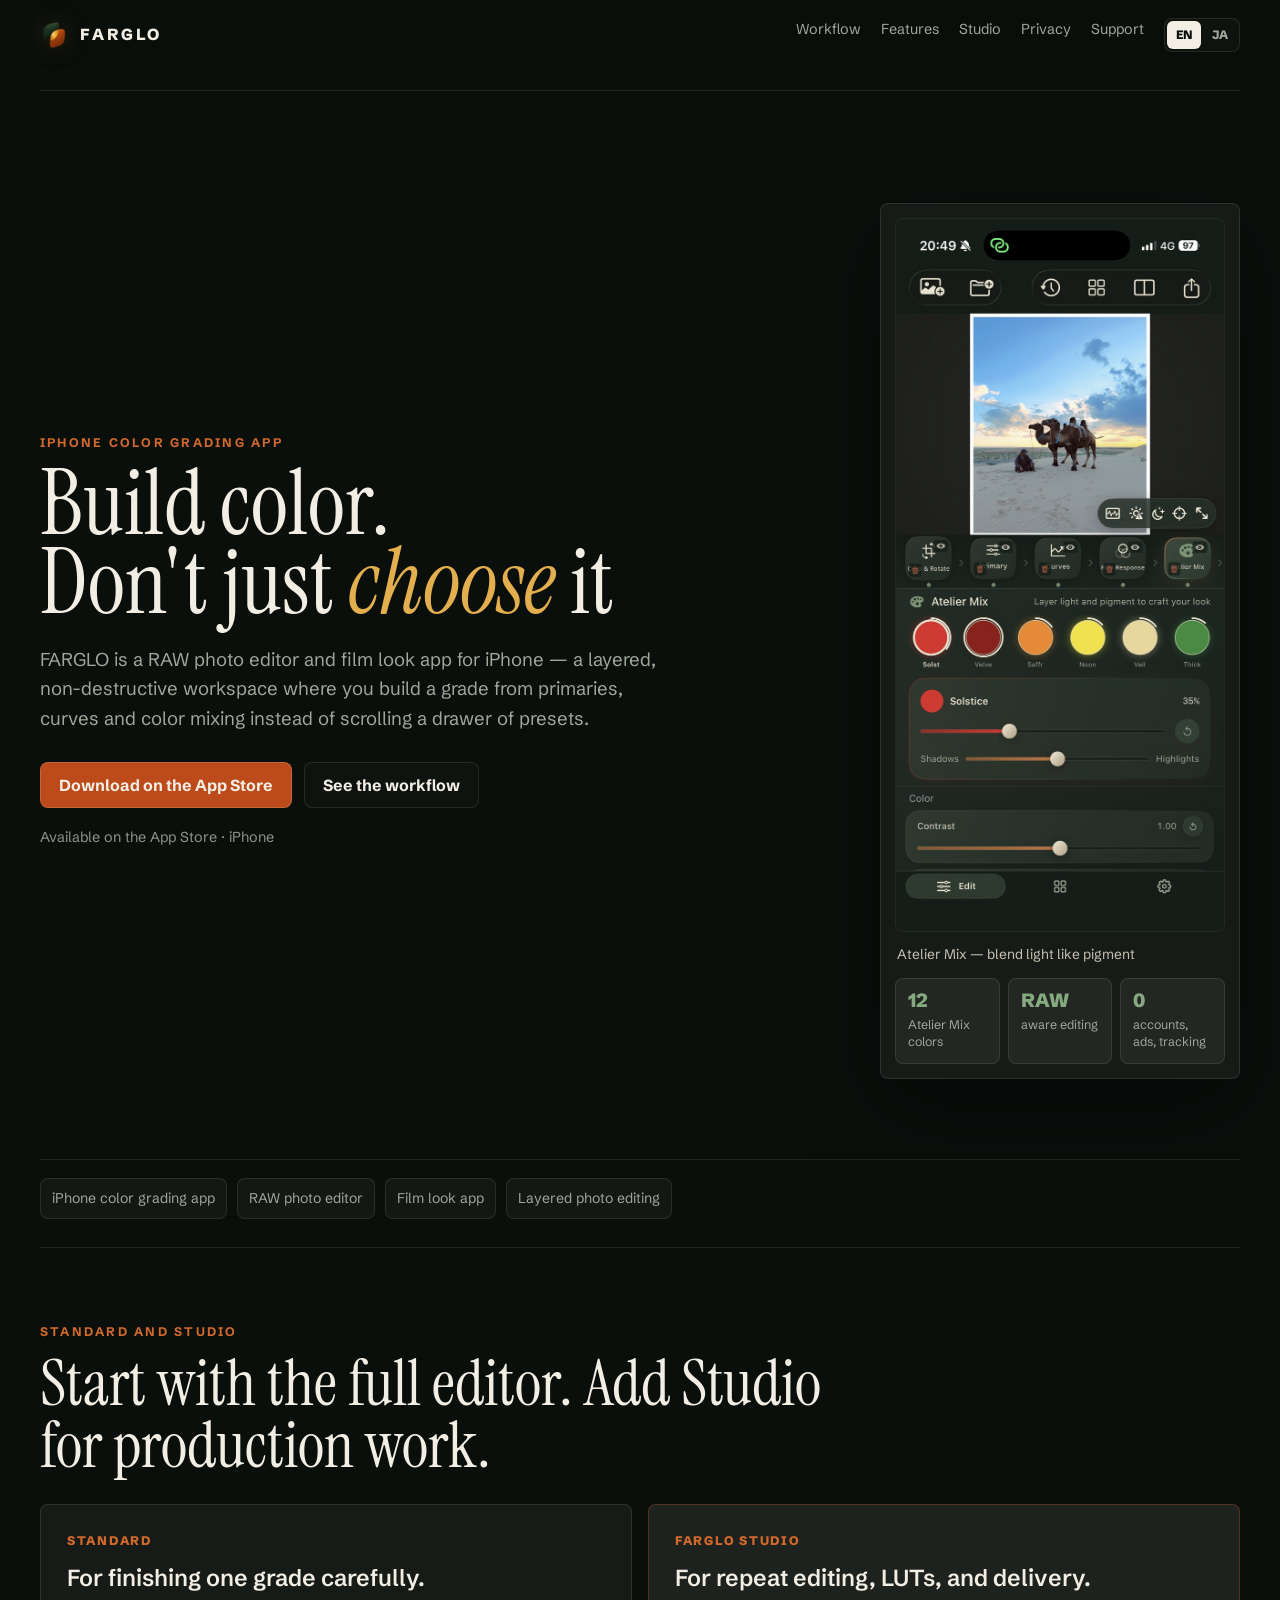
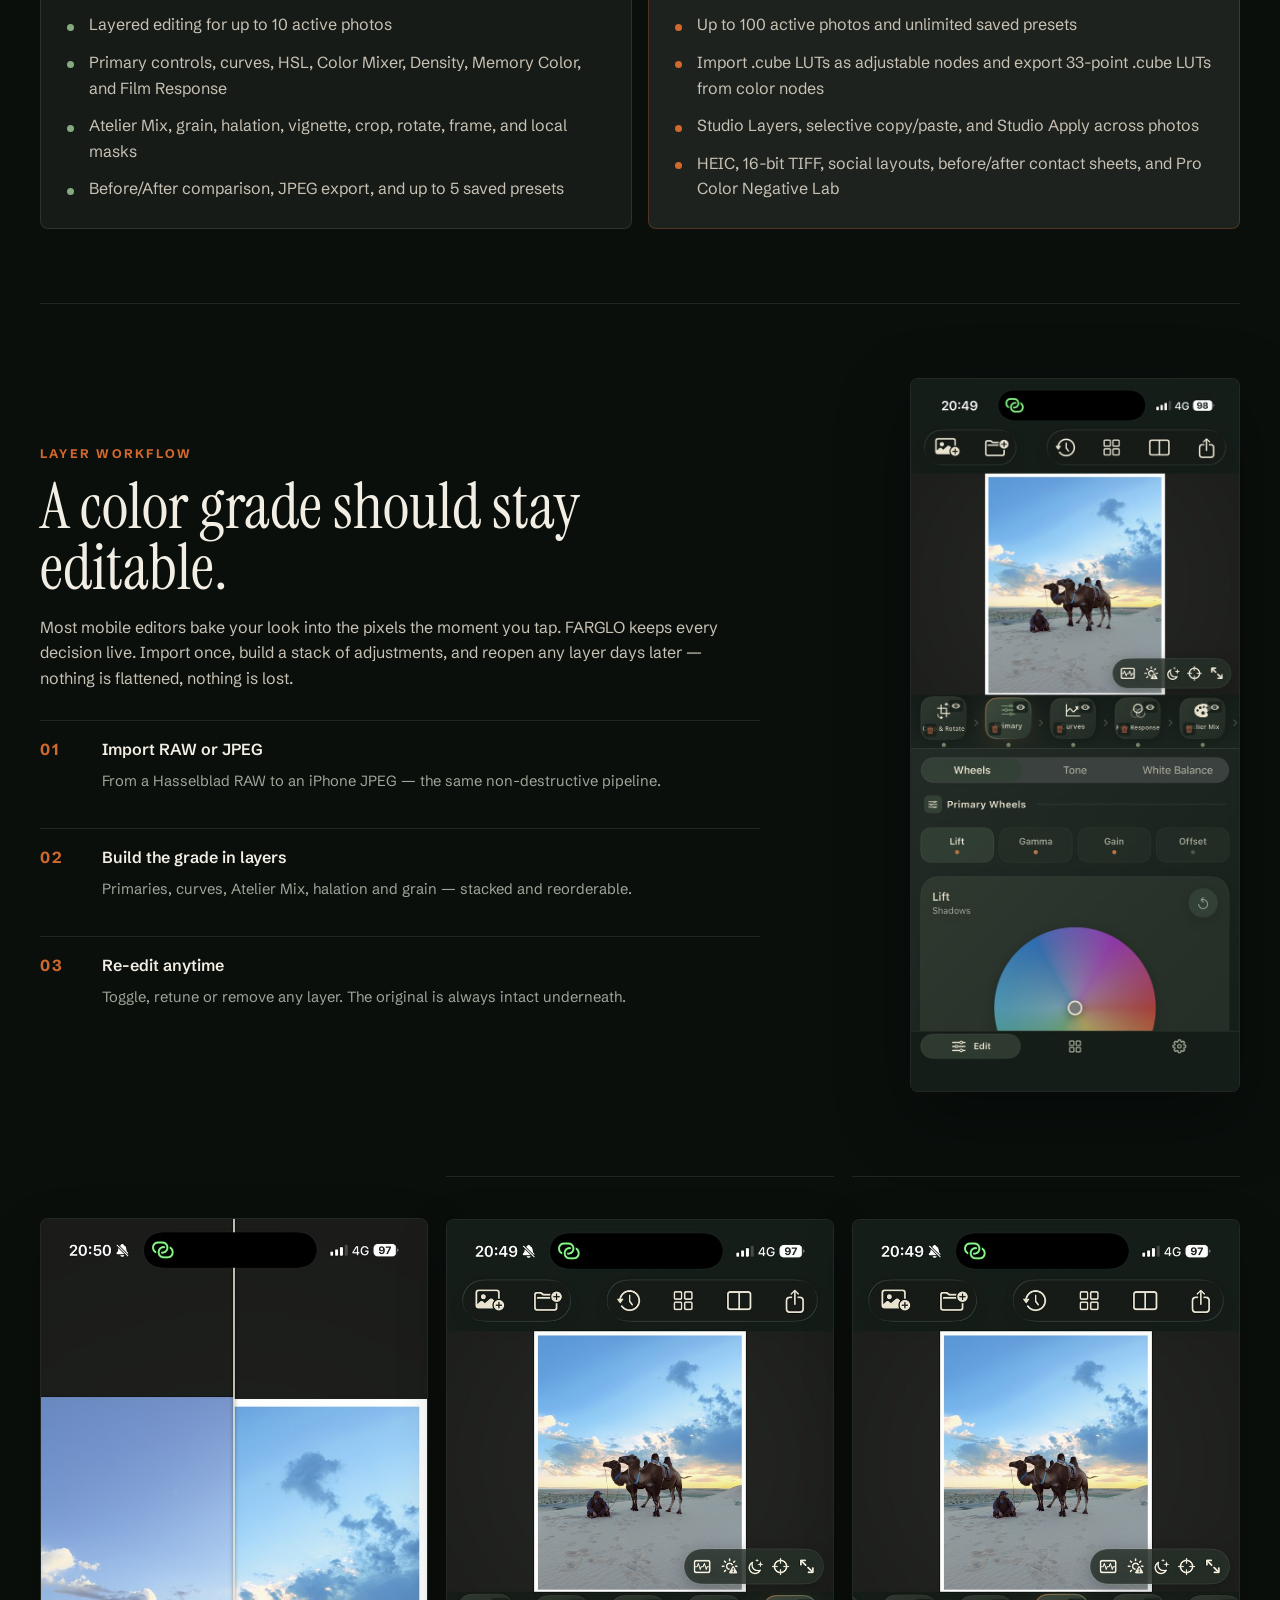
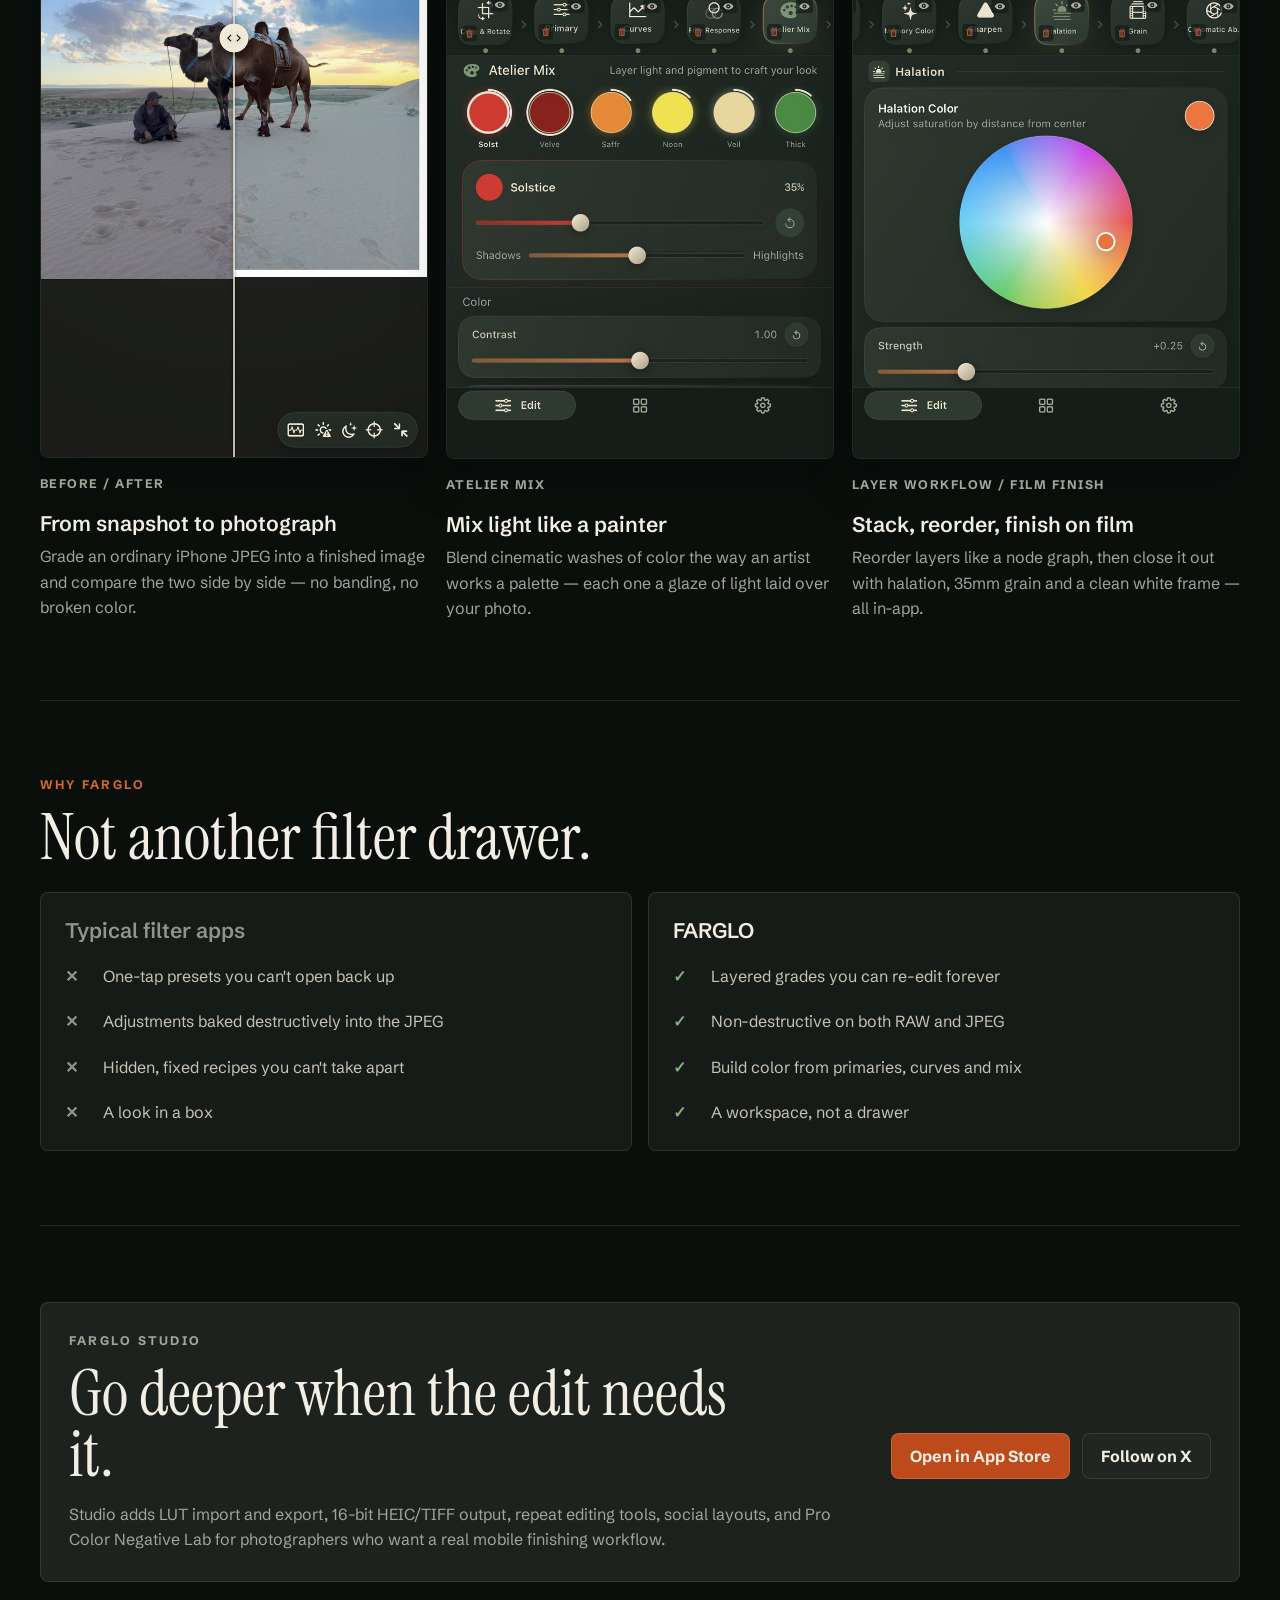
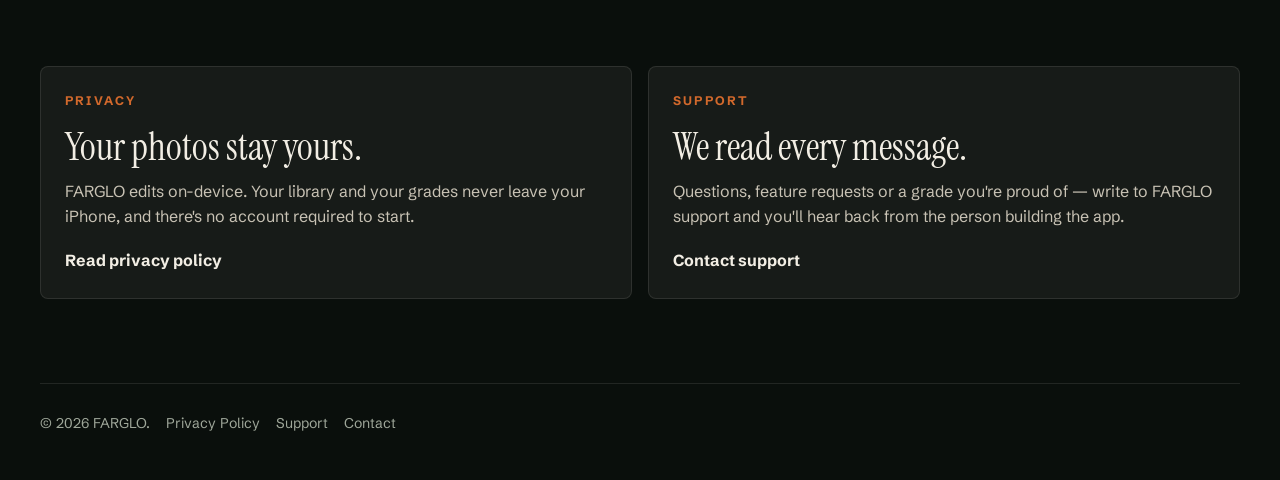
<file: index.html>
<!doctype html>
<html lang="en">
<head>
  <meta charset="utf-8">
  <meta name="viewport" content="width=device-width, initial-scale=1">
  <title>FARGLO — Layered iPhone Color Grading App</title>
  <meta name="description" content="FARGLO is a layered iPhone color grading app for RAW photo editing, film looks, Atelier Mix color blending, grain, halation, LUT workflows, and non-destructive photo finishing. Available on the App Store.">
  <meta name="keywords" content="iPhone color grading app, RAW photo editor, film look app, photo editing app, color grading, iPhone photography, film grain, halation, photo editor">
  <meta name="robots" content="index,follow">
  <link rel="canonical" href="https://farglosupport-eng.github.io/farglo-support/">
  <link rel="icon" href="favicon.svg" type="image/svg+xml">
  <link rel="preconnect" href="https://fonts.googleapis.com">
  <link rel="preconnect" href="https://fonts.gstatic.com" crossorigin>
  <link href="https://fonts.googleapis.com/css2?family=Instrument+Serif:ital@0;1&family=Schibsted+Grotesk:wght@400;500;600;700;800&display=swap" rel="stylesheet">
  <meta property="og:type" content="website">
  <meta property="og:site_name" content="FARGLO">
  <meta property="og:title" content="FARGLO — Build color. Don't just choose it.">
  <meta property="og:description" content="A layered iPhone color grading app for RAW-aware edits, Atelier Mix, grain, halation, LUT workflows, and film looks. Available on the App Store.">
  <meta property="og:url" content="https://farglosupport-eng.github.io/farglo-support/">
  <meta property="og:image" content="https://farglosupport-eng.github.io/farglo-support/assets/og-image.png">
  <meta property="og:image:width" content="1200">
  <meta property="og:image:height" content="630">
  <meta name="twitter:card" content="summary_large_image">
  <meta name="twitter:title" content="FARGLO — Layered iPhone Color Grading">
  <meta name="twitter:description" content="Build color on iPhone with layers, RAW controls, Atelier Mix, grain, halation, and film finishing.">
  <meta name="twitter:image" content="https://farglosupport-eng.github.io/farglo-support/assets/og-image.png">
  <link rel="stylesheet" href="styles.css">
  <script type="application/ld+json">
  {
    "@context": "https://schema.org",
    "@type": "SoftwareApplication",
    "name": "FARGLO",
    "applicationCategory": "PhotoApplication",
    "operatingSystem": "iOS",
    "description": "FARGLO is a layered iPhone color grading app for RAW-aware photo editing, Atelier Mix color blending, film grain, halation, and non-destructive finishing.",
    "offers": {
      "@type": "Offer",
      "priceCurrency": "JPY",
      "price": "980",
      "availability": "https://schema.org/InStock"
    },
    "creator": {
      "@type": "Person",
      "name": "Genki Takeda"
    },
    "url": "https://apps.apple.com/app/farglo-color-grading/id6782940052",
    "image": "https://farglosupport-eng.github.io/farglo-support/assets/og-image.png"
  }
  </script>
</head>
<body>
  <header>
    <a class="brand" href="index.html" aria-label="FARGLO home"><img class="brand-logo" src="assets/farglo-logo-mark.png" alt="" aria-hidden="true"><span>FARGLO</span></a>
    <nav aria-label="Primary navigation">
      <a href="#workflow">Workflow</a>
      <a href="#features">Features</a>
      <a href="#studio">Studio</a>
      <a href="#privacy">Privacy</a>
      <a href="#support">Support</a>
      <div class="language-switch" role="group" aria-label="Language selector">
        <button class="lang-button is-active" type="button" data-lang="en" aria-pressed="true">EN</button>
        <button class="lang-button" type="button" data-lang="ja" aria-pressed="false">JA</button>
      </div>
    </nav>
  </header>

  <main>
    <section class="hero" aria-labelledby="hero-title">
      <div class="hero-copy">
        <p class="eyebrow">iPhone color grading app</p>
        <h1 id="hero-title">Build color.<br>Don't just <em>choose</em> it</h1>
        <p class="lead">FARGLO is a RAW photo editor and film look app for iPhone — a layered, non-destructive workspace where you build a grade from primaries, curves and color mixing instead of scrolling a drawer of presets.</p>
        <div class="hero-actions">
          <a class="button primary" href="https://apps.apple.com/app/farglo-color-grading/id6782940052">Download on the App Store</a>
          <a class="button secondary" href="#workflow">See the workflow</a>
        </div>
        <p class="availability">Available on the App Store · iPhone</p>
      </div>
      <aside class="product-panel" aria-label="FARGLO app preview">
        <div class="screen-frame hero-frame">
          <img src="assets/atelier-mix-en-web.jpg" alt="FARGLO Atelier Mix screen showing color blending controls">
        </div>
        <p class="panel-caption">Atelier Mix — blend light like pigment</p>
        <dl class="stats">
          <div><dt>12</dt><dd>Atelier Mix colors</dd></div>
          <div><dt>RAW</dt><dd>aware editing</dd></div>
          <div><dt>0</dt><dd>accounts, ads, tracking</dd></div>
        </dl>
      </aside>
    </section>

    <section class="strip" aria-label="Search positioning">
      <span>iPhone color grading app</span>
      <span>RAW photo editor</span>
      <span>Film look app</span>
      <span>Layered photo editing</span>
    </section>

    <section class="section plan-section" aria-labelledby="plan-title">
      <div class="section-heading">
        <p class="eyebrow">Standard and Studio</p>
        <h2 id="plan-title">Start with the full editor. Add Studio for production work.</h2>
      </div>
      <div class="plan-grid">
        <article class="plan-card">
          <p class="plan-label">Standard</p>
          <h3>For finishing one grade carefully.</h3>
          <ul class="plan-list">
            <li>Layered editing for up to 10 active photos</li>
            <li>Primary controls, curves, HSL, Color Mixer, Density, Memory Color, and Film Response</li>
            <li>Atelier Mix, grain, halation, vignette, crop, rotate, frame, and local masks</li>
            <li>Before/After comparison, JPEG export, and up to 5 saved presets</li>
          </ul>
        </article>
        <article class="plan-card plan-card-studio">
          <p class="plan-label">FARGLO Studio</p>
          <h3>For repeat editing, LUTs, and delivery.</h3>
          <ul class="plan-list">
            <li>Up to 100 active photos and unlimited saved presets</li>
            <li>Import .cube LUTs as adjustable nodes and export 33-point .cube LUTs from color nodes</li>
            <li>Studio Layers, selective copy/paste, and Studio Apply across photos</li>
            <li>HEIC, 16-bit TIFF, social layouts, before/after contact sheets, and Pro Color Negative Lab</li>
          </ul>
        </article>
      </div>
    </section>

    <section id="workflow" class="section split">
      <div>
        <p class="eyebrow">Layer workflow</p>
        <h2>A color grade should stay editable.</h2>
        <p>Most mobile editors bake your look into the pixels the moment you tap. FARGLO keeps every decision live. Import once, build a stack of adjustments, and reopen any layer days later — nothing is flattened, nothing is lost.</p>
        <ol class="workflow-list">
          <li><span>01</span><strong>Import RAW or JPEG</strong><small>From a Hasselblad RAW to an iPhone JPEG — the same non-destructive pipeline.</small></li>
          <li><span>02</span><strong>Build the grade in layers</strong><small>Primaries, curves, Atelier Mix, halation and grain — stacked and reorderable.</small></li>
          <li><span>03</span><strong>Re-edit anytime</strong><small>Toggle, retune or remove any layer. The original is always intact underneath.</small></li>
        </ol>
      </div>
      <div class="screen-frame section-frame">
        <img src="assets/layers-en-web.jpg" alt="Layered editing interface in FARGLO">
      </div>
    </section>

    <section id="features" class="feature-grid" aria-label="FARGLO feature highlights">
      <article>
        <div class="feature-media">
          <img src="assets/before-after-en-web.jpg" alt="Before and after comparison in FARGLO">
        </div>
        <p class="feature-kicker">Before / After</p>
        <h3>From snapshot to photograph</h3>
        <p>Grade an ordinary iPhone JPEG into a finished image and compare the two side by side — no banding, no broken color.</p>
      </article>
      <article>
        <div class="feature-media">
          <img src="assets/atelier-mix-en-web.jpg" alt="Atelier Mix color controls in FARGLO">
        </div>
        <p class="feature-kicker">Atelier Mix</p>
        <h3>Mix light like a painter</h3>
        <p>Blend cinematic washes of color the way an artist works a palette — each one a glaze of light laid over your photo.</p>
      </article>
      <article>
        <div class="feature-media">
          <img src="assets/halation-en-web.jpg" alt="Halation and film finish in FARGLO">
        </div>
        <p class="feature-kicker">Layer workflow / Film finish</p>
        <h3>Stack, reorder, finish on film</h3>
        <p>Reorder layers like a node graph, then close it out with halation, 35mm grain and a clean white frame — all in-app.</p>
      </article>
    </section>

    <section class="section comparison">
      <p class="eyebrow">Why FARGLO</p>
      <h2>Not another filter drawer.</h2>
      <div class="comparison-grid">
        <div class="compare-card compare-negative">
          <h3>Typical filter apps</h3>
          <ul class="compare-list">
            <li><span>✕</span>One-tap presets you can't open back up</li>
            <li><span>✕</span>Adjustments baked destructively into the JPEG</li>
            <li><span>✕</span>Hidden, fixed recipes you can't take apart</li>
            <li><span>✕</span>A look in a box</li>
          </ul>
        </div>
        <div class="compare-card compare-positive">
          <h3>FARGLO</h3>
          <ul class="compare-list">
            <li><span>✓</span>Layered grades you can re-edit forever</li>
            <li><span>✓</span>Non-destructive on both RAW and JPEG</li>
            <li><span>✓</span>Build color from primaries, curves and mix</li>
            <li><span>✓</span>A workspace, not a drawer</li>
          </ul>
        </div>
      </div>
    </section>

    <section id="studio" class="studio-callout">
      <div>
        <p class="eyebrow">FARGLO Studio</p>
        <h2>Go deeper when the edit needs it.</h2>
        <p>Studio adds LUT import and export, 16-bit HEIC/TIFF output, repeat editing tools, social layouts, and Pro Color Negative Lab for photographers who want a real mobile finishing workflow.</p>
      </div>
      <div class="studio-actions">
        <a class="button primary" href="https://apps.apple.com/app/farglo-color-grading/id6782940052">Open in App Store</a>
        <a class="button secondary" href="https://x.com/farglo_color">Follow on X</a>
      </div>
    </section>

    <section class="info-pair" aria-label="Privacy and support">
      <article id="privacy" class="info-card">
        <p class="eyebrow">Privacy</p>
        <h3>Your photos stay yours.</h3>
        <p>FARGLO edits on-device. Your library and your grades never leave your iPhone, and there's no account required to start.</p>
        <a href="privacy.html">Read privacy policy</a>
      </article>
      <article id="support" class="info-card">
        <p class="eyebrow">Support</p>
        <h3>We read every message.</h3>
        <p>Questions, feature requests or a grade you're proud of — write to FARGLO support and you'll hear back from the person building the app.</p>
        <a href="support.html">Contact support</a>
      </article>
    </section>
  </main>

  <footer>
    <span>© 2026 FARGLO.</span>
    <a href="privacy.html">Privacy Policy</a>
    <a href="support.html">Support</a>
    <a href="mailto:farglo.support@gmail.com">Contact</a>
  </footer>
  <script>
    const copy = {
      en: {
        title: "FARGLO — Layered iPhone Color Grading App",
        description: "FARGLO is a layered iPhone color grading app for RAW photo editing, film looks, Atelier Mix color blending, grain, halation, LUT workflows, and non-destructive photo finishing. Available on the App Store.",
        nav: ["Workflow", "Features", "Studio", "Privacy", "Support"],
        heroEyebrow: "iPhone color grading app",
        heroTitle: "Build color.<br>Don't just <em>choose</em> it",
        lead: "FARGLO is a RAW photo editor and film look app for iPhone — a layered, non-destructive workspace where you build a grade from primaries, curves and color mixing instead of scrolling a drawer of presets.",
        primaryCta: "Download on the App Store",
        secondaryCta: "See the workflow",
        availability: "Available on the App Store · iPhone",
        panelCaption: "Atelier Mix — blend light like pigment",
        stats: ["Atelier Mix colors", "aware editing", "accounts, ads, tracking"],
        strip: ["iPhone color grading app", "RAW photo editor", "Film look app", "Layered photo editing"],
        planEyebrow: "Standard and Studio",
        planTitle: "Start with the full editor. Add Studio for production work.",
        plans: [
          {
            label: "Standard",
            title: "For finishing one grade carefully.",
            items: [
              "Layered editing for up to 10 active photos",
              "Primary controls, curves, HSL, Color Mixer, Density, Memory Color, and Film Response",
              "Atelier Mix, grain, halation, vignette, crop, rotate, frame, and local masks",
              "Before/After comparison, JPEG export, and up to 5 saved presets"
            ]
          },
          {
            label: "FARGLO Studio",
            title: "For repeat editing, LUTs, and delivery.",
            items: [
              "Up to 100 active photos and unlimited saved presets",
              "Import .cube LUTs as adjustable nodes and export 33-point .cube LUTs from color nodes",
              "Studio Layers, selective copy/paste, and Studio Apply across photos",
              "HEIC, 16-bit TIFF, social layouts, before/after contact sheets, and Pro Color Negative Lab"
            ]
          }
        ],
        workflowEyebrow: "Layer workflow",
        workflowTitle: "A color grade should stay editable.",
        workflowBody: "Most mobile editors bake your look into the pixels the moment you tap. FARGLO keeps every decision live. Import once, build a stack of adjustments, and reopen any layer days later — nothing is flattened, nothing is lost.",
        steps: [
          ["Import RAW or JPEG", "From a Hasselblad RAW to an iPhone JPEG — the same non-destructive pipeline."],
          ["Build the grade in layers", "Primaries, curves, Atelier Mix, halation and grain — stacked and reorderable."],
          ["Re-edit anytime", "Toggle, retune or remove any layer. The original is always intact underneath."]
        ],
        features: [
          ["Before / After", "From snapshot to photograph", "Grade an ordinary iPhone JPEG into a finished image and compare the two side by side — no banding, no broken color."],
          ["Atelier Mix", "Mix light like a painter", "Blend cinematic washes of color the way an artist works a palette — each one a glaze of light laid over your photo."],
          ["Layer workflow / Film finish", "Stack, reorder, finish on film", "Reorder layers like a node graph, then close it out with halation, 35mm grain and a clean white frame — all in-app."]
        ],
        whyEyebrow: "Why FARGLO",
        whyTitle: "Not another filter drawer.",
        typical: "Typical filter apps",
        typicalList: ["One-tap presets you can't open back up", "Adjustments baked destructively into the JPEG", "Hidden, fixed recipes you can't take apart", "A look in a box"],
        fargloList: ["Layered grades you can re-edit forever", "Non-destructive on both RAW and JPEG", "Build color from primaries, curves and mix", "A workspace, not a drawer"],
        studioEyebrow: "FARGLO Studio",
        studioTitle: "Go deeper when the edit needs it.",
        studioBody: "Studio adds LUT import and export, 16-bit HEIC/TIFF output, repeat editing tools, social layouts, and Pro Color Negative Lab for photographers who want a real mobile finishing workflow.",
        studioButton: "Open in App Store",
        followButton: "Follow on X",
        privacyEyebrow: "Privacy",
        privacyTitle: "Your photos stay yours.",
        privacyBody: "FARGLO edits on-device. Your library and your grades never leave your iPhone, and there's no account required to start.",
        privacyLink: "Read privacy policy",
        supportEyebrow: "Support",
        supportTitle: "We read every message.",
        supportBody: "Questions, feature requests or a grade you're proud of — write to FARGLO support and you'll hear back from the person building the app.",
        supportLink: "Contact support",
        footer: ["Privacy Policy", "Support", "Contact"]
      },
      ja: {
        title: "FARGLO — iPhone用レイヤー式カラーグレーディングアプリ",
        description: "FARGLOは、RAW編集、フィルムルック、Atelier Mix、粒子、ハレーション、LUTワークフロー、非破壊編集に対応したiPhone向けカラーグレーディングアプリです。App Storeで入手できます。",
        nav: ["ワークフロー", "機能", "Studio", "プライバシー", "サポート"],
        heroEyebrow: "iPhoneカラーグレーディングアプリ",
        heroTitle: "色をつくる。<br>選ぶだけではない。",
        lead: "FARGLOは、iPhoneでRAW現像とフィルムルックづくりを行うための、レイヤー式・非破壊の写真編集ワークスペースです。プリセットを選ぶのではなく、プライマリー、カーブ、色のミックスから自分のグレードを組み立てられます。",
        primaryCta: "App Storeで入手",
        secondaryCta: "ワークフローを見る",
        availability: "App Storeで配信中 · iPhone",
        panelCaption: "Atelier Mix — 光を絵具のように混ぜる",
        stats: ["Atelier Mixの色", "対応編集", "アカウント・広告・追跡なし"],
        strip: ["iPhoneカラーグレーディング", "RAW写真編集", "フィルムルック", "レイヤー式写真編集"],
        planEyebrow: "標準機能とStudio",
        planTitle: "標準で仕上げ、Studioで拡張。",
        plans: [
          {
            label: "標準機能",
            title: "1枚の色を丁寧に仕上げるために。",
            items: [
              "最大10枚の写真を、レイヤー式・非破壊で編集",
              "Primary、Curves、HSL、Color Mixer、Density、Memory Color、Film Response",
              "Atelier Mix、粒子、ハレーション、ビネット、切り抜き、回転、フレーム、ローカルマスク",
              "Before/After比較、JPEG書き出し、最大5件のプリセット保存"
            ]
          },
          {
            label: "FARGLO Studio",
            title: "複数写真、LUT、納品まで進めるために。",
            items: [
              "最大100枚の写真と、無制限のプリセット保存",
              ".cube LUT読み込み / 33ポイント.cube書き出し（色ノードのみ）",
              "Studio Layers、ノード単位コピー＆ペースト、複数写真へのStudio Apply",
              "HEIC、16bit TIFF、SNSレイアウト、Before/Afterコンタクトシート、Pro Color Negative Lab"
            ]
          }
        ],
        workflowEyebrow: "レイヤーワークフロー",
        workflowTitle: "カラーグレードは、あとから直せるべき。",
        workflowBody: "多くのモバイル編集アプリは、タップした瞬間に見た目をピクセルへ焼き込みます。FARGLOは、すべての判断を編集可能なまま保持します。一度読み込み、調整レイヤーを積み、数日後でも任意のレイヤーを開き直せます。",
        steps: [
          ["RAWまたはJPEGを読み込む", "HasselbladのRAWからiPhone JPEGまで、同じ非破壊パイプラインで扱えます。"],
          ["レイヤーでグレードを組む", "プライマリー、カーブ、Atelier Mix、ハレーション、粒子を積み重ね、並べ替えられます。"],
          ["いつでも再編集する", "任意のレイヤーをオンオフ、再調整、削除できます。元画像は常に下に残ります。"]
        ],
        features: [
          ["Before / After", "スナップショットを作品へ", "ふつうのiPhone JPEGを完成した写真へグレーディングし、編集前後を横並びで比較できます。色の破綻やバンディングを抑えます。"],
          ["Atelier Mix", "光を絵具のように混ぜる", "映画的な色のベールを、画家がパレットを扱うように重ねます。写真の上に光の薄い層を置いていく感覚です。"],
          ["レイヤーワークフロー / フィルム仕上げ", "積み、並べ替え、フィルムで仕上げる", "ノードグラフのようにレイヤーを並べ替え、最後にハレーション、35mm粒子、白フレームまでアプリ内で仕上げられます。"]
        ],
        whyEyebrow: "Why FARGLO",
        whyTitle: "ただのフィルター一覧ではありません。",
        typical: "一般的なフィルターアプリ",
        typicalList: ["開き直せないワンタッププリセット", "JPEGへ破壊的に焼き込まれる調整", "分解できない固定レシピ", "箱に入った既製の見た目"],
        fargloList: ["何度でも再編集できるレイヤー式グレード", "RAWとJPEGの両方で非破壊編集", "プライマリー、カーブ、ミックスから色を構築", "フィルター引き出しではなく、制作ワークスペース"],
        studioEyebrow: "FARGLO Studio",
        studioTitle: "必要な時に、さらに深い編集へ。",
        studioBody: "Studioでは、LUTの読み込み・書き出し、16bit HEIC/TIFF出力、複数写真への適用、SNSレイアウト、Pro Color Negative Labまで使えます。",
        studioButton: "App Storeで開く",
        followButton: "Xでフォロー",
        privacyEyebrow: "プライバシー",
        privacyTitle: "あなたの写真は、あなたのもの。",
        privacyBody: "FARGLOは端末上で編集します。写真ライブラリやグレードがiPhoneの外へ出ることはなく、始めるためのアカウントも不要です。",
        privacyLink: "プライバシーポリシーを読む",
        supportEyebrow: "サポート",
        supportTitle: "すべてのメッセージを読みます。",
        supportBody: "質問、機能リクエスト、自慢したいグレードまで。FARGLOサポートへ送ると、開発者本人から返信します。",
        supportLink: "サポートに連絡",
        footer: ["プライバシーポリシー", "サポート", "お問い合わせ"]
      }
    };

    const setText = (selector, value) => {
      const node = document.querySelector(selector);
      if (node) node.textContent = value;
    };

    const setHtml = (selector, value) => {
      const node = document.querySelector(selector);
      if (node) node.innerHTML = value;
    };

    const applyLanguage = (lang) => {
      const t = copy[lang] || copy.en;
      document.documentElement.lang = lang;
      document.title = t.title;
      const description = document.querySelector('meta[name="description"]');
      if (description) description.setAttribute("content", t.description);

      document.querySelectorAll("nav > a").forEach((link, index) => {
        if (t.nav[index]) link.textContent = t.nav[index];
      });

      setText(".hero .eyebrow", t.heroEyebrow);
      setHtml("#hero-title", t.heroTitle);
      setText(".lead", t.lead);
      setText(".hero-actions .primary", t.primaryCta);
      setText(".hero-actions .secondary", t.secondaryCta);
      setText(".availability", t.availability);
      setText(".panel-caption", t.panelCaption);
      document.querySelectorAll(".stats dd").forEach((item, index) => {
        if (t.stats[index]) item.textContent = t.stats[index];
      });
      document.querySelectorAll(".strip span").forEach((item, index) => {
        if (t.strip[index]) item.textContent = t.strip[index];
      });

      setText(".plan-section .eyebrow", t.planEyebrow);
      setText("#plan-title", t.planTitle);
      document.querySelectorAll(".plan-card").forEach((card, index) => {
        const plan = t.plans[index];
        if (!plan) return;
        setText(`.plan-card:nth-child(${index + 1}) .plan-label`, plan.label);
        setText(`.plan-card:nth-child(${index + 1}) h3`, plan.title);
        card.querySelectorAll(".plan-list li").forEach((item, itemIndex) => {
          if (plan.items[itemIndex]) item.textContent = plan.items[itemIndex];
        });
      });

      setText("#workflow .eyebrow", t.workflowEyebrow);
      setText("#workflow h2", t.workflowTitle);
      setText("#workflow > div:first-child > p:not(.eyebrow)", t.workflowBody);
      document.querySelectorAll(".workflow-list li").forEach((item, index) => {
        if (!t.steps[index]) return;
        const title = item.querySelector("strong");
        const body = item.querySelector("small");
        if (title) title.textContent = t.steps[index][0];
        if (body) body.textContent = t.steps[index][1];
      });

      document.querySelectorAll(".feature-grid article").forEach((article, index) => {
        if (!t.features[index]) return;
        const kicker = article.querySelector(".feature-kicker");
        const title = article.querySelector("h3");
        const body = article.querySelector("p:last-child");
        if (kicker) kicker.textContent = t.features[index][0];
        if (title) title.textContent = t.features[index][1];
        if (body) body.textContent = t.features[index][2];
      });

      setText(".comparison .eyebrow", t.whyEyebrow);
      setText(".comparison h2", t.whyTitle);
      setText(".compare-negative h3", t.typical);
      [".compare-negative", ".compare-positive"].forEach((selector, listIndex) => {
        const list = listIndex === 0 ? t.typicalList : t.fargloList;
        document.querySelectorAll(`${selector} .compare-list li`).forEach((item, index) => {
          const icon = item.querySelector("span");
          item.textContent = "";
          if (icon) item.appendChild(icon);
          item.append(list[index]);
        });
      });

      setText("#studio .eyebrow", t.studioEyebrow);
      setText("#studio h2", t.studioTitle);
      setText("#studio p:not(.eyebrow)", t.studioBody);
      setText(".studio-actions .primary", t.studioButton);
      setText(".studio-actions .secondary", t.followButton);

      setText("#privacy .eyebrow", t.privacyEyebrow);
      setText("#privacy h3", t.privacyTitle);
      setText("#privacy p:not(.eyebrow)", t.privacyBody);
      setText("#privacy a", t.privacyLink);
      setText("#support .eyebrow", t.supportEyebrow);
      setText("#support h3", t.supportTitle);
      setText("#support p:not(.eyebrow)", t.supportBody);
      setText("#support a", t.supportLink);

      document.querySelectorAll("footer a").forEach((link, index) => {
        if (t.footer[index]) link.textContent = t.footer[index];
      });

      document.querySelectorAll(".lang-button").forEach((button) => {
        const isActive = button.dataset.lang === lang;
        button.classList.toggle("is-active", isActive);
        button.setAttribute("aria-pressed", String(isActive));
      });
      localStorage.setItem("farglo-language", lang);
    };

    document.querySelectorAll(".lang-button").forEach((button) => {
      button.addEventListener("click", () => applyLanguage(button.dataset.lang));
    });

    applyLanguage(localStorage.getItem("farglo-language") || "en");
  </script>
</body>
</html>
</file>
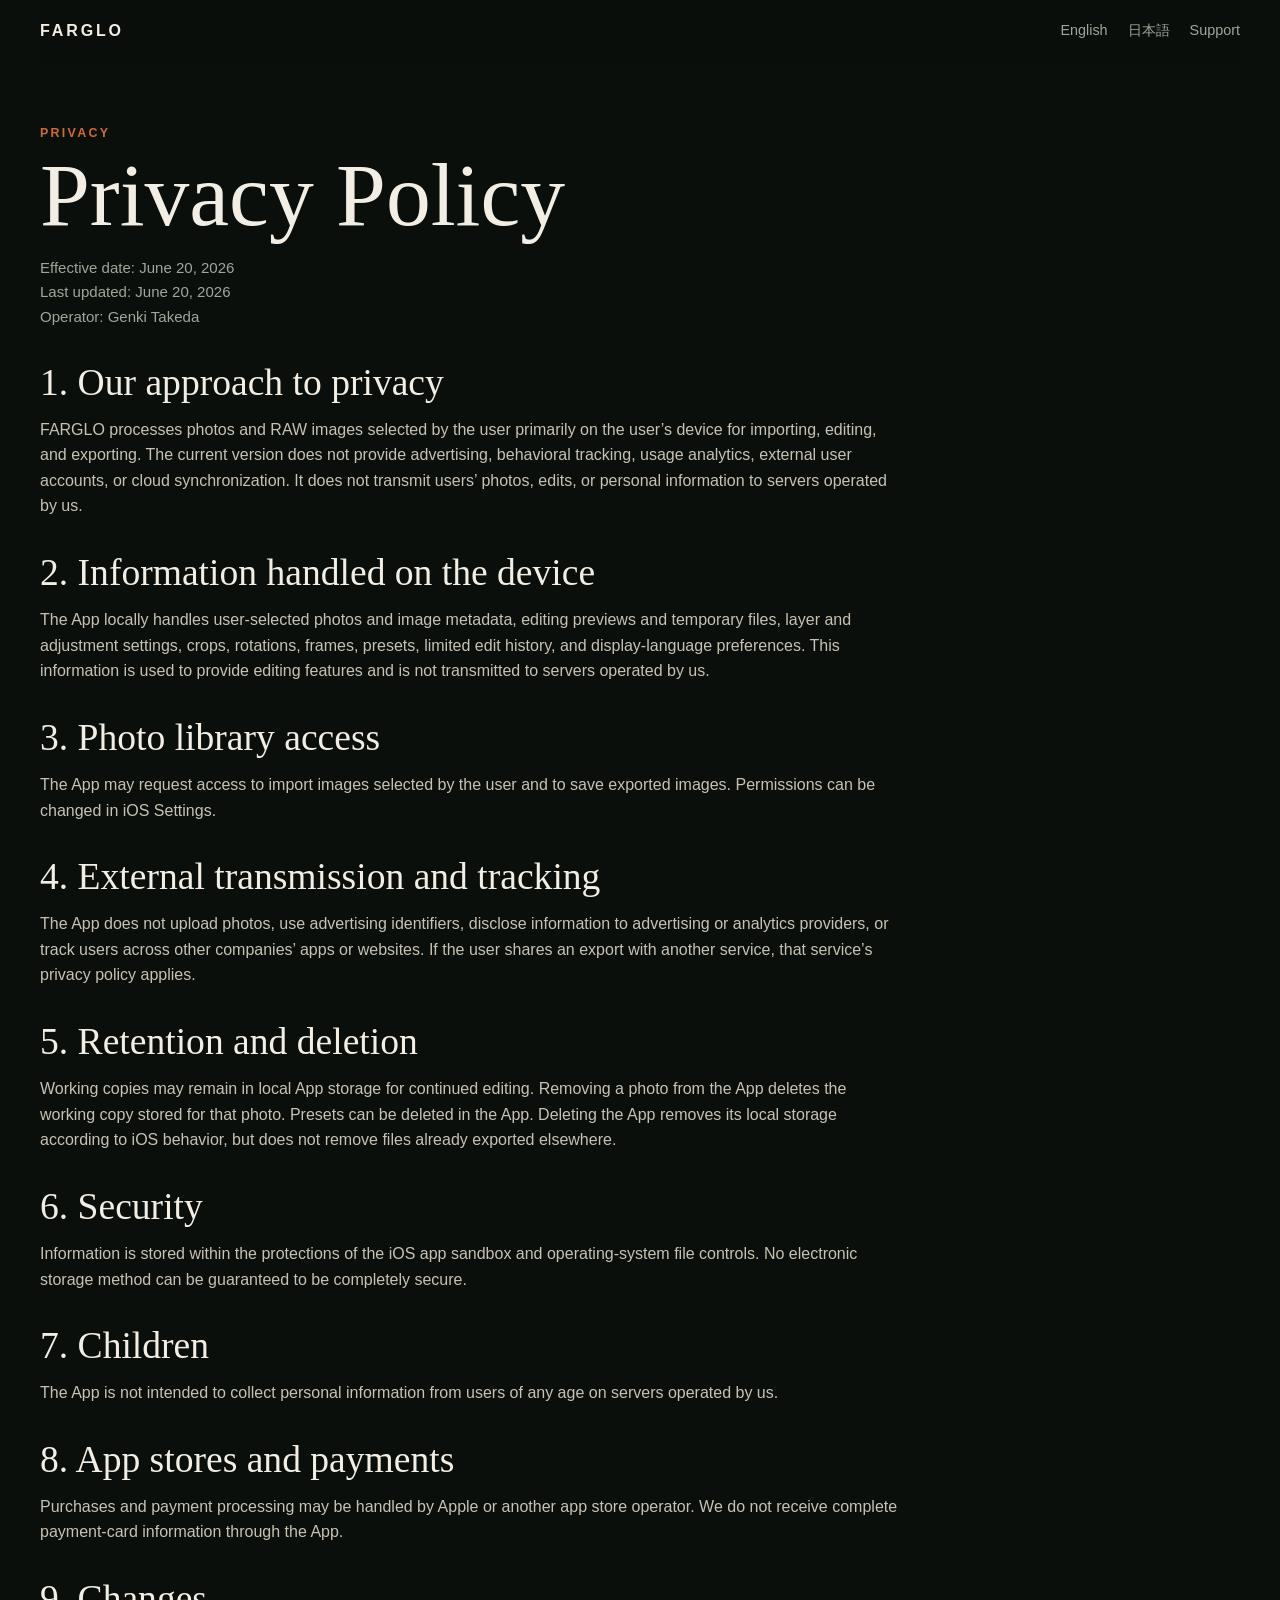
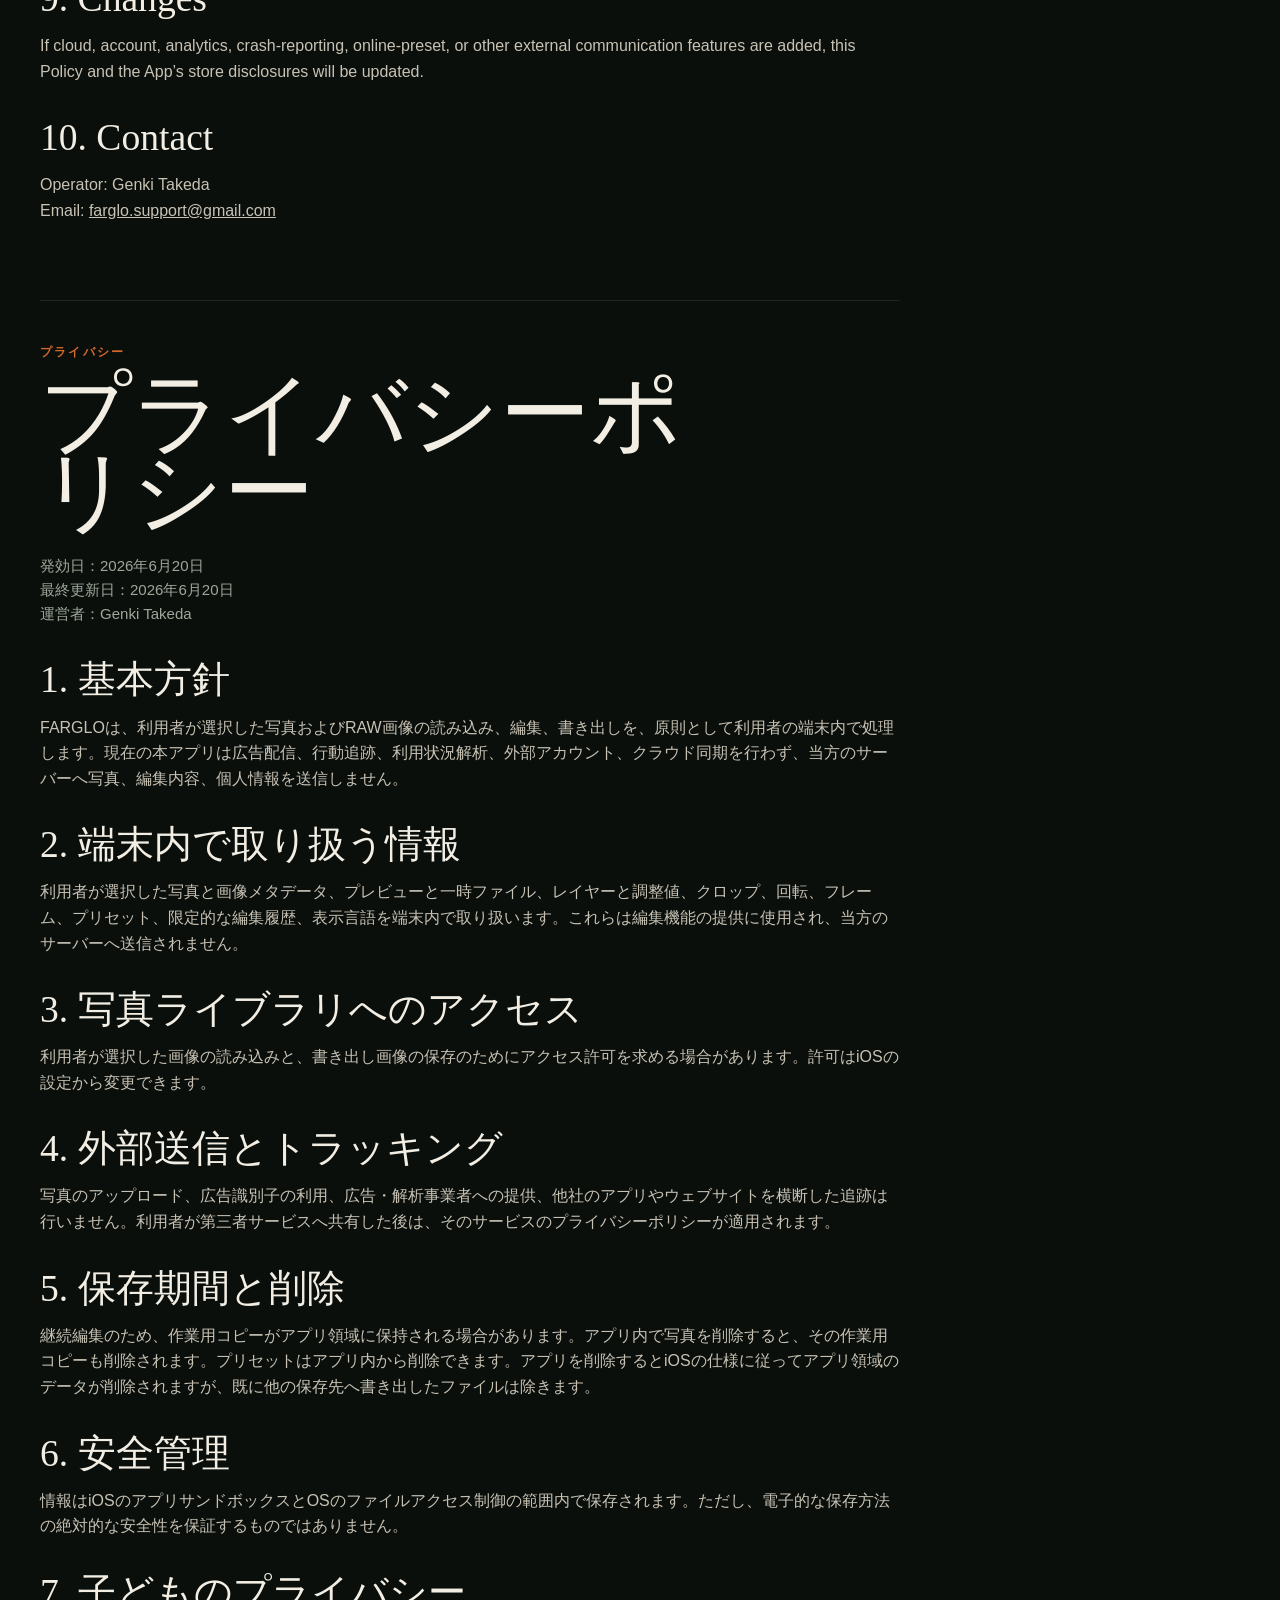
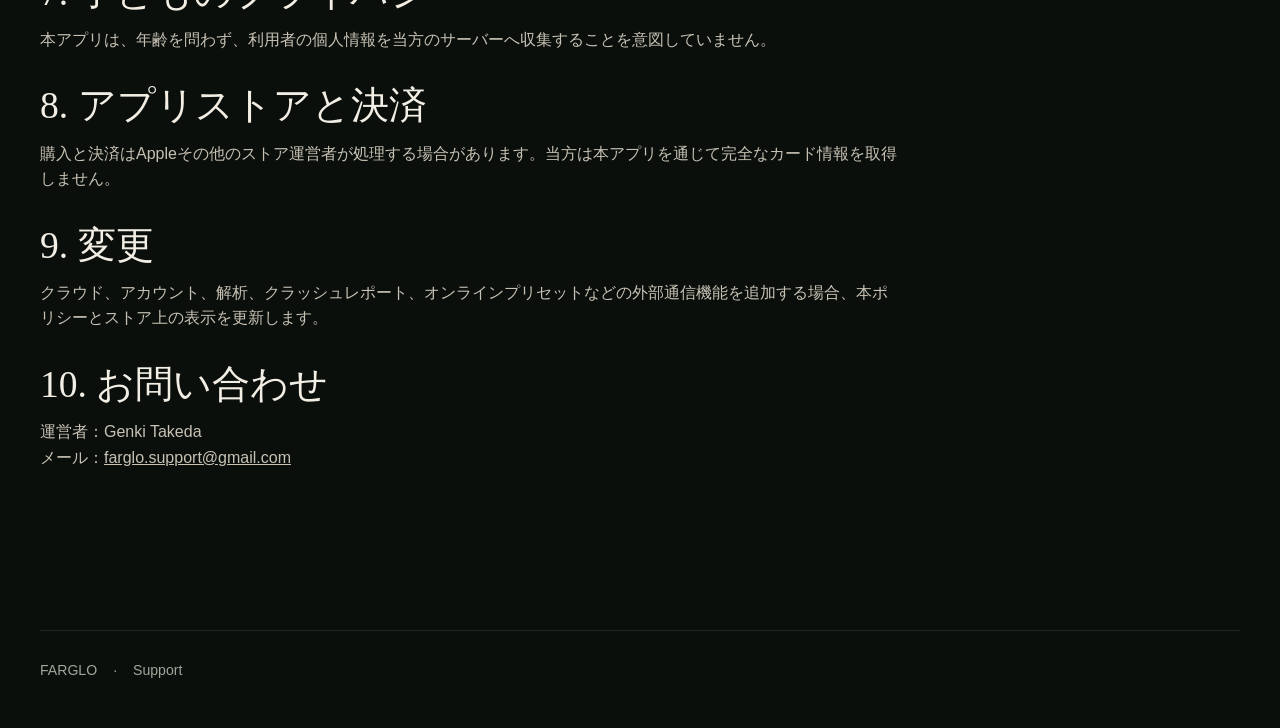
<file: privacy.html>
<!doctype html>
<html lang="en">
<head>
  <meta charset="utf-8">
  <meta name="viewport" content="width=device-width, initial-scale=1">
  <meta name="description" content="FARGLO Privacy Policy.">
  <title>FARGLO — Privacy Policy</title>
  <link rel="icon" href="favicon.svg" type="image/svg+xml">
  <link rel="stylesheet" href="styles.css">
</head>
<body>
  <header>
    <a class="brand" href="index.html">FARGLO</a>
    <nav><a href="#english">English</a><a href="#japanese">日本語</a><a href="support.html">Support</a></nav>
  </header>
  <main>
    <article id="english">
      <div class="eyebrow">Privacy</div>
      <h1>Privacy Policy</h1>
      <div class="meta">Effective date: June 20, 2026<br>Last updated: June 20, 2026<br>Operator: Genki Takeda</div>
      <h2>1. Our approach to privacy</h2>
      <p>FARGLO processes photos and RAW images selected by the user primarily on the user’s device for importing, editing, and exporting. The current version does not provide advertising, behavioral tracking, usage analytics, external user accounts, or cloud synchronization. It does not transmit users’ photos, edits, or personal information to servers operated by us.</p>
      <h2>2. Information handled on the device</h2>
      <p>The App locally handles user-selected photos and image metadata, editing previews and temporary files, layer and adjustment settings, crops, rotations, frames, presets, limited edit history, and display-language preferences. This information is used to provide editing features and is not transmitted to servers operated by us.</p>
      <h2>3. Photo library access</h2>
      <p>The App may request access to import images selected by the user and to save exported images. Permissions can be changed in iOS Settings.</p>
      <h2>4. External transmission and tracking</h2>
      <p>The App does not upload photos, use advertising identifiers, disclose information to advertising or analytics providers, or track users across other companies’ apps or websites. If the user shares an export with another service, that service’s privacy policy applies.</p>
      <h2>5. Retention and deletion</h2>
      <p>Working copies may remain in local App storage for continued editing. Removing a photo from the App deletes the working copy stored for that photo. Presets can be deleted in the App. Deleting the App removes its local storage according to iOS behavior, but does not remove files already exported elsewhere.</p>
      <h2>6. Security</h2>
      <p>Information is stored within the protections of the iOS app sandbox and operating-system file controls. No electronic storage method can be guaranteed to be completely secure.</p>
      <h2>7. Children</h2>
      <p>The App is not intended to collect personal information from users of any age on servers operated by us.</p>
      <h2>8. App stores and payments</h2>
      <p>Purchases and payment processing may be handled by Apple or another app store operator. We do not receive complete payment-card information through the App.</p>
      <h2>9. Changes</h2>
      <p>If cloud, account, analytics, crash-reporting, online-preset, or other external communication features are added, this Policy and the App’s store disclosures will be updated.</p>
      <h2>10. Contact</h2>
      <p>Operator: Genki Takeda<br>Email: <a href="mailto:farglo.support@gmail.com">farglo.support@gmail.com</a></p>
    </article>

    <article id="japanese">
      <div class="eyebrow">プライバシー</div>
      <h1>プライバシーポリシー</h1>
      <div class="meta">発効日：2026年6月20日<br>最終更新日：2026年6月20日<br>運営者：Genki Takeda</div>
      <h2>1. 基本方針</h2>
      <p>FARGLOは、利用者が選択した写真およびRAW画像の読み込み、編集、書き出しを、原則として利用者の端末内で処理します。現在の本アプリは広告配信、行動追跡、利用状況解析、外部アカウント、クラウド同期を行わず、当方のサーバーへ写真、編集内容、個人情報を送信しません。</p>
      <h2>2. 端末内で取り扱う情報</h2>
      <p>利用者が選択した写真と画像メタデータ、プレビューと一時ファイル、レイヤーと調整値、クロップ、回転、フレーム、プリセット、限定的な編集履歴、表示言語を端末内で取り扱います。これらは編集機能の提供に使用され、当方のサーバーへ送信されません。</p>
      <h2>3. 写真ライブラリへのアクセス</h2>
      <p>利用者が選択した画像の読み込みと、書き出し画像の保存のためにアクセス許可を求める場合があります。許可はiOSの設定から変更できます。</p>
      <h2>4. 外部送信とトラッキング</h2>
      <p>写真のアップロード、広告識別子の利用、広告・解析事業者への提供、他社のアプリやウェブサイトを横断した追跡は行いません。利用者が第三者サービスへ共有した後は、そのサービスのプライバシーポリシーが適用されます。</p>
      <h2>5. 保存期間と削除</h2>
      <p>継続編集のため、作業用コピーがアプリ領域に保持される場合があります。アプリ内で写真を削除すると、その作業用コピーも削除されます。プリセットはアプリ内から削除できます。アプリを削除するとiOSの仕様に従ってアプリ領域のデータが削除されますが、既に他の保存先へ書き出したファイルは除きます。</p>
      <h2>6. 安全管理</h2>
      <p>情報はiOSのアプリサンドボックスとOSのファイルアクセス制御の範囲内で保存されます。ただし、電子的な保存方法の絶対的な安全性を保証するものではありません。</p>
      <h2>7. 子どものプライバシー</h2>
      <p>本アプリは、年齢を問わず、利用者の個人情報を当方のサーバーへ収集することを意図していません。</p>
      <h2>8. アプリストアと決済</h2>
      <p>購入と決済はAppleその他のストア運営者が処理する場合があります。当方は本アプリを通じて完全なカード情報を取得しません。</p>
      <h2>9. 変更</h2>
      <p>クラウド、アカウント、解析、クラッシュレポート、オンラインプリセットなどの外部通信機能を追加する場合、本ポリシーとストア上の表示を更新します。</p>
      <h2>10. お問い合わせ</h2>
      <p>運営者：Genki Takeda<br>メール：<a href="mailto:farglo.support@gmail.com">farglo.support@gmail.com</a></p>
    </article>
  </main>
  <footer><a href="index.html">FARGLO</a> · <a href="support.html">Support</a></footer>
</body>
</html>
</file>
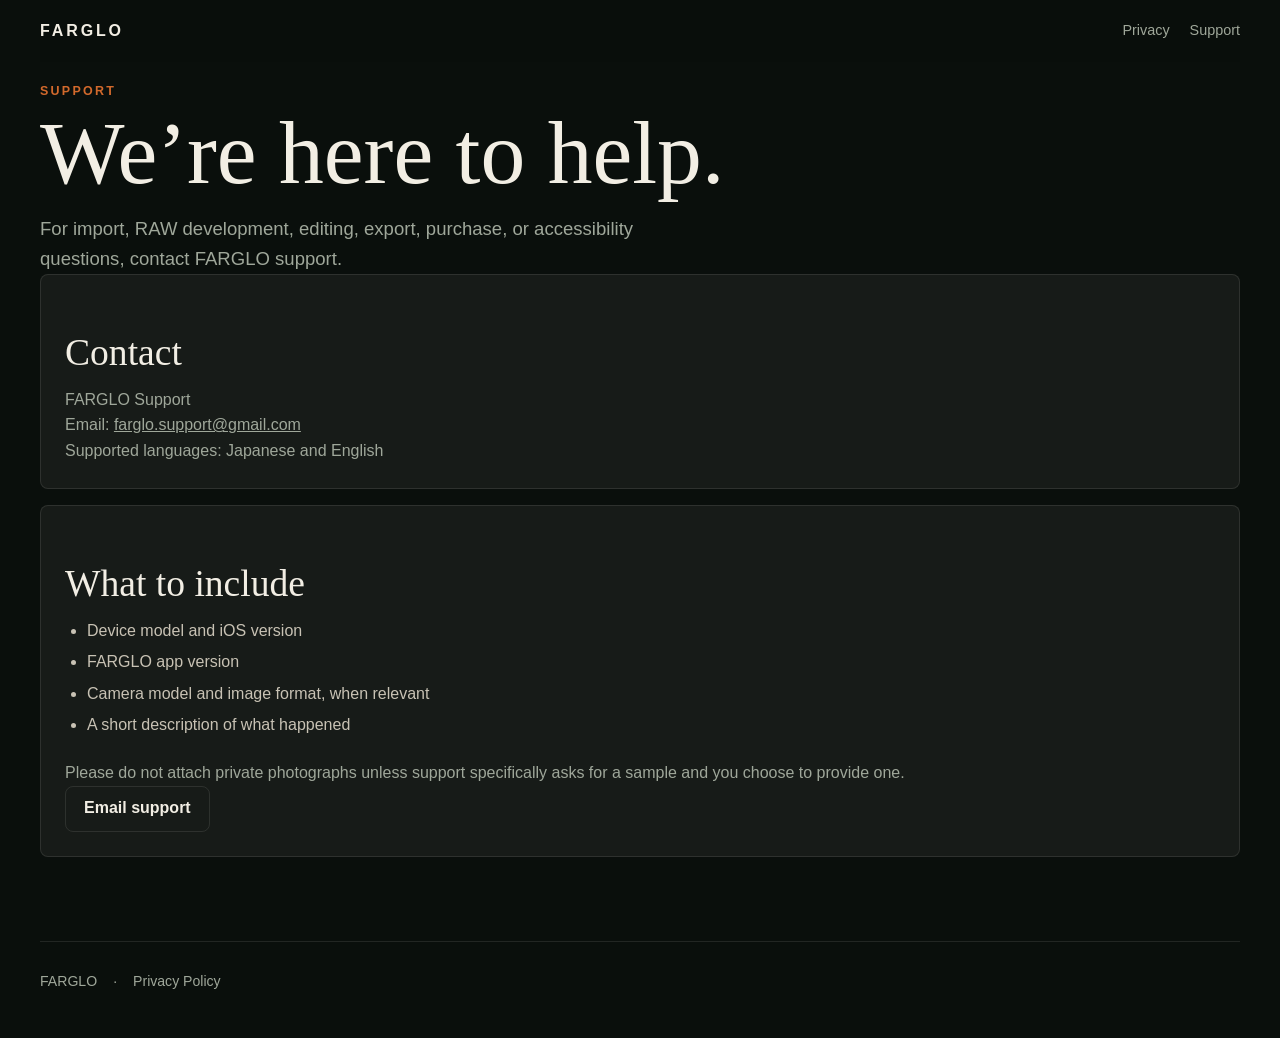
<file: support.html>
<!doctype html>
<html lang="en">
<head>
  <meta charset="utf-8">
  <meta name="viewport" content="width=device-width, initial-scale=1">
  <meta name="description" content="FARGLO support contact and troubleshooting information.">
  <title>FARGLO — Support</title>
  <link rel="icon" href="favicon.svg" type="image/svg+xml">
  <link rel="stylesheet" href="styles.css">
</head>
<body>
  <header>
    <a class="brand" href="index.html">FARGLO</a>
    <nav><a href="privacy.html">Privacy</a><a href="support.html">Support</a></nav>
  </header>
  <main>
    <div class="eyebrow">Support</div>
    <h1>We’re here to help.</h1>
    <p class="lead">For import, RAW development, editing, export, purchase, or accessibility questions, contact FARGLO support.</p>
    <section class="card">
      <h2>Contact</h2>
      <p>FARGLO Support</p>
      <p>Email: <a href="mailto:farglo.support@gmail.com">farglo.support@gmail.com</a></p>
      <p>Supported languages: Japanese and English</p>
    </section>
    <section class="card">
      <h2>What to include</h2>
      <ul>
        <li>Device model and iOS version</li>
        <li>FARGLO app version</li>
        <li>Camera model and image format, when relevant</li>
        <li>A short description of what happened</li>
      </ul>
      <p>Please do not attach private photographs unless support specifically asks for a sample and you choose to provide one.</p>
      <a class="button" href="mailto:farglo.support@gmail.com?subject=FARGLO%20Support">Email support</a>
    </section>
  </main>
  <footer><a href="index.html">FARGLO</a> · <a href="privacy.html">Privacy Policy</a></footer>
</body>
</html>
</file>
<file: styles.css>
:root {
  color-scheme: dark;
  --canvas: #0A0F0C;
  --panel-canvas: #0C120E;
  --ink: #F2EEE4;
  --muted: #9FA79A;
  --soft: #C8C2B4;
  --dim: #8E958A;
  --green: #86AA80;
  --copper: #D2692C;
  --button: #BC4A1A;
  --gold: #E3AE4E;
  --panel: rgba(242, 238, 228, .055);
  --panel-strong: rgba(242, 238, 228, .085);
  --line: rgba(242, 238, 228, .10);
  --shadow: rgba(0, 0, 0, .38);
  --max: 1200px;
}

* { box-sizing: border-box; }

html { scroll-behavior: smooth; }

html,
body {
  overflow-x: hidden;
}

body {
  margin: 0;
  min-height: 100vh;
  color: var(--ink);
  background: var(--canvas);
  font-family: "Schibsted Grotesk", Inter, -apple-system, BlinkMacSystemFont, "Hiragino Sans", "Helvetica Neue", Arial, sans-serif;
  line-height: 1.6;
}

img {
  display: block;
  max-width: 100%;
}

a { color: inherit; }

header,
main,
footer {
  width: min(calc(100% - 40px), var(--max));
  margin-inline: auto;
}

header {
  position: sticky;
  top: 0;
  z-index: 10;
  display: flex;
  justify-content: space-between;
  align-items: center;
  gap: 24px;
  padding: 18px 0;
  background: rgba(10, 15, 12, .82);
  backdrop-filter: blur(18px);
}

.brand {
  display: inline-flex;
  align-items: center;
  gap: 12px;
  color: var(--ink);
  font-weight: 800;
  letter-spacing: .18em;
  text-decoration: none;
}

.brand-logo {
  width: 28px;
  height: 28px;
  object-fit: contain;
  filter: drop-shadow(0 0 12px rgba(210, 105, 44, .18));
}

nav {
  display: flex;
  flex-wrap: wrap;
  justify-content: flex-end;
  gap: 20px;
  color: var(--muted);
  font-size: .9rem;
}

nav a,
footer a { text-decoration: none; }

nav a:hover,
footer a:hover { color: var(--ink); }

.language-switch {
  display: inline-flex;
  align-items: center;
  gap: 2px;
  padding: 2px;
  border: 1px solid var(--line);
  border-radius: 8px;
  background: rgba(255, 255, 255, .025);
}

.lang-button {
  min-width: 34px;
  min-height: 28px;
  padding: 5px 8px;
  border: 0;
  border-radius: 6px;
  color: var(--muted);
  background: transparent;
  font: inherit;
  font-size: .76rem;
  font-weight: 800;
  line-height: 1;
  cursor: pointer;
}

.lang-button:hover {
  color: var(--ink);
}

.lang-button.is-active {
  color: var(--canvas);
  background: var(--ink);
}

main { padding: 20px 0 84px; }

.hero {
  display: flex;
  flex-wrap: wrap;
  gap: clamp(32px, 6vw, 72px);
  align-items: center;
  justify-content: space-between;
  padding: clamp(64px, 10vw, 112px) 0 clamp(48px, 7vw, 80px);
  border-top: 1px solid var(--line);
}

.hero-copy {
  flex: 1 1 420px;
  max-width: 700px;
}

.hero-copy,
.product-panel,
.split > *,
.feature-grid article,
.studio-callout > * {
  min-width: 0;
}

.eyebrow {
  margin: 0 0 12px;
  color: var(--copper);
  font-size: .78rem;
  font-weight: 700;
  letter-spacing: .18em;
  text-transform: uppercase;
}

h1,
h2,
h3,
p {
  overflow-wrap: break-word;
  word-break: normal;
}

h1 {
  margin: 0 0 22px;
  max-width: 720px;
  font-family: "Instrument Serif", Georgia, serif;
  font-size: clamp(4.2rem, 7vw, 7.8rem);
  font-weight: 400;
  line-height: .88;
  letter-spacing: 0;
}

h1 em {
  color: var(--gold);
  font-style: italic;
}

html[lang="ja"] h1 {
  max-width: 760px;
  font-size: clamp(3.15rem, 4.6vw, 4.9rem);
  line-height: .94;
}

h2 {
  margin: 0 0 16px;
  max-width: 700px;
  font-family: "Instrument Serif", Georgia, serif;
  font-size: clamp(3rem, 5vw, 5.2rem);
  font-weight: 400;
  line-height: .96;
  letter-spacing: 0;
}

html[lang="ja"] h2 {
  max-width: 920px;
  font-size: clamp(2.65rem, 4.2vw, 4.35rem);
  line-height: 1.04;
}

h3 {
  margin: 16px 0 8px;
  font-size: 1.32rem;
  font-weight: 600;
  line-height: 1.25;
}

p {
  margin: 0;
  color: var(--soft);
}

.lead {
  max-width: 640px;
  color: var(--muted);
  font-size: clamp(1rem, 1.45vw, 1.18rem);
}

.hero-actions,
.studio-actions {
  display: flex;
  flex-wrap: wrap;
  gap: 12px;
  margin-top: 28px;
}

.button {
  display: inline-flex;
  align-items: center;
  justify-content: center;
  min-height: 46px;
  padding: 12px 18px;
  border: 1px solid var(--line);
  border-radius: 8px;
  font-weight: 700;
  line-height: 1.15;
  text-decoration: none;
}

.button.primary {
  color: var(--ink);
  background: var(--button);
  border-color: rgba(255, 255, 255, .14);
}

.button.secondary {
  color: var(--ink);
  background: rgba(255, 255, 255, .02);
}

.availability {
  margin-top: 18px;
  color: var(--dim);
  font-size: .9rem;
}

.product-panel {
  flex: 0 1 360px;
  min-width: 0;
  max-width: 360px;
  padding: 14px;
  background: var(--panel);
  border: 1px solid var(--line);
  border-radius: 8px;
  box-shadow: 0 28px 90px var(--shadow);
}

.screen-frame {
  width: 100%;
  overflow: hidden;
  background: var(--panel-canvas);
  border: 1px solid var(--line);
  border-radius: 8px;
}

.screen-frame img,
.feature-media img {
  width: 100%;
  height: 100%;
  object-fit: contain;
  object-position: top center;
}

.hero-frame {
  aspect-ratio: 720 / 1558;
}

.section-frame {
  width: min(100%, 330px);
  aspect-ratio: 720 / 1558;
  justify-self: center;
  box-shadow: 0 24px 70px var(--shadow);
}

.panel-caption {
  margin: 12px 2px 0;
  color: var(--soft);
  font-size: .86rem;
}

.stats {
  display: grid;
  grid-template-columns: repeat(3, minmax(0, 1fr));
  gap: 8px;
  margin: 12px 0 0;
}

.stats div,
.comparison-grid > div,
.studio-callout,
.card {
  background: var(--panel);
  border: 1px solid var(--line);
  border-radius: 8px;
}

.stats div { padding: 12px; }

dt {
  color: var(--green);
  font-size: 1.2rem;
  font-weight: 850;
  line-height: 1;
}

dd {
  margin: 7px 0 0;
  color: var(--muted);
  font-size: .78rem;
  line-height: 1.35;
}

.strip {
  display: flex;
  flex-wrap: wrap;
  gap: 10px;
  padding: 18px 0 28px;
  border-top: 1px solid var(--line);
  border-bottom: 1px solid var(--line);
}

.strip span {
  padding: 8px 11px;
  color: var(--muted);
  background: rgba(255, 255, 255, .04);
  border: 1px solid var(--line);
  border-radius: 8px;
  font-size: .88rem;
}

.section { padding: 74px 0; }

.section-heading {
  max-width: 820px;
}

.plan-section {
  border-bottom: 1px solid var(--line);
}

.plan-section h2 {
  max-width: 1120px;
}

html[lang="ja"] .plan-section h2 {
  font-size: clamp(2.45rem, 3.45vw, 3.65rem);
  line-height: 1.08;
}

.plan-grid {
  display: grid;
  grid-template-columns: repeat(2, minmax(0, 1fr));
  gap: 16px;
  margin-top: 28px;
}

.plan-card {
  padding: 26px;
  background: var(--panel);
  border: 1px solid var(--line);
  border-radius: 8px;
}

.plan-card-studio {
  background: var(--panel-strong);
  border-color: rgba(210, 105, 44, .28);
}

.plan-label {
  color: var(--copper);
  font-size: .78rem;
  font-weight: 800;
  letter-spacing: .14em;
  text-transform: uppercase;
}

.plan-card h3 {
  margin-top: 12px;
  font-size: 1.45rem;
}

.plan-list {
  display: grid;
  gap: 12px;
  margin: 20px 0 0;
  padding: 0;
  list-style: none;
}

.plan-list li {
  position: relative;
  margin: 0;
  padding-left: 22px;
  color: var(--soft);
}

.plan-list li::before {
  position: absolute;
  top: .72em;
  left: 0;
  width: 7px;
  height: 7px;
  content: "";
  background: var(--green);
  border-radius: 999px;
}

.plan-card-studio .plan-list li::before {
  background: var(--copper);
}

.split {
  display: flex;
  flex-wrap: wrap;
  gap: clamp(28px, 5vw, 56px);
  align-items: center;
  justify-content: space-between;
}

.split > div:first-child {
  flex: 1 1 420px;
  max-width: 720px;
}

.workflow-list {
  display: grid;
  gap: 12px;
  margin: 28px 0 0;
  padding: 0;
  list-style: none;
}

.workflow-list li {
  display: grid;
  grid-template-columns: 48px minmax(0, 1fr);
  gap: 8px 14px;
  padding: 16px 0;
  border-top: 1px solid var(--line);
}

.workflow-list span {
  grid-row: span 2;
  color: var(--copper);
  font-weight: 700;
  letter-spacing: .12em;
}

.workflow-list strong {
  color: var(--ink);
  font-weight: 600;
}

.workflow-list small {
  color: var(--muted);
  font-size: .92rem;
}

.feature-grid {
  display: grid;
  grid-template-columns: repeat(auto-fit, minmax(280px, 1fr));
  gap: 18px;
  padding: 10px 0 76px;
}

.feature-grid article {
  min-width: 0;
  padding-bottom: 2px;
}

.feature-media {
  width: 100%;
  aspect-ratio: 720 / 1558;
  overflow: hidden;
  border: 1px solid var(--line);
  border-radius: 8px;
  background: var(--panel-canvas);
  box-shadow: 0 18px 50px rgba(0, 0, 0, .24);
}

.feature-kicker {
  margin-top: 16px;
  color: var(--copper);
  font-size: .78rem;
  font-weight: 700;
  letter-spacing: .12em;
  text-transform: uppercase;
}

.feature-grid p,
.comparison-grid p,
.studio-callout p,
.card p { color: var(--muted); }

.comparison {
  border-top: 1px solid var(--line);
  border-bottom: 1px solid var(--line);
}

.comparison-grid {
  display: flex;
  flex-wrap: wrap;
  gap: 16px;
  margin-top: 24px;
}

.comparison-grid > div {
  flex: 1 1 320px;
  padding: 24px;
}

.compare-card h3 {
  margin-top: 0;
}

.compare-list {
  display: grid;
  gap: 14px;
  margin: 20px 0 0;
  padding: 0;
  list-style: none;
  color: var(--soft);
}

.compare-list li {
  display: grid;
  grid-template-columns: 28px minmax(0, 1fr);
  align-items: start;
  gap: 10px;
}

.compare-list span {
  color: var(--dim);
  font-weight: 800;
}

.compare-positive .compare-list span {
  color: var(--green);
}

.compare-negative {
  color: var(--dim);
}

.studio-callout {
  display: grid;
  grid-template-columns: minmax(0, 1fr) auto;
  gap: 28px;
  align-items: center;
  margin-top: 76px;
  padding: 28px;
  background: var(--panel-strong);
}

.info-pair {
  display: grid;
  grid-template-columns: repeat(auto-fit, minmax(280px, 1fr));
  gap: 16px;
  padding: 84px 0 0;
}

.info-card {
  max-width: none;
  padding: 24px;
  background: var(--panel);
  border: 1px solid var(--line);
  border-radius: 8px;
}

.info-card h3 {
  margin-top: 0;
  font-family: "Instrument Serif", Georgia, serif;
  font-size: clamp(2rem, 3vw, 3rem);
  font-weight: 400;
}

.info-card a {
  display: inline-flex;
  margin-top: 18px;
  color: var(--ink);
  font-weight: 700;
  text-decoration: none;
}

.info-card a:hover {
  color: var(--copper);
}

.card {
  padding: 24px;
}

article {
  max-width: 860px;
  padding: 42px 0 76px;
}

article + article {
  border-top: 1px solid var(--line);
}

.meta {
  margin: 0 0 34px;
  color: var(--muted);
  font-size: .94rem;
}

article h2,
.card h2 {
  margin-top: 36px;
  font-size: clamp(1.5rem, 3vw, 2.35rem);
}

.card + .card {
  margin-top: 16px;
}

ul {
  margin: 12px 0 22px;
  padding-left: 22px;
  color: var(--soft);
}

li + li {
  margin-top: 6px;
}

footer {
  display: flex;
  flex-wrap: wrap;
  gap: 16px;
  padding: 28px 0 46px;
  border-top: 1px solid var(--line);
  color: var(--muted);
  font-size: .88rem;
}

@media (max-width: 900px) {
  header { align-items: flex-start; }

  .studio-callout {
    grid-template-columns: 1fr;
  }

  .plan-grid {
    grid-template-columns: 1fr;
  }

  .hero { padding-top: 44px; }

  .product-panel {
    width: min(100%, 460px);
  }

  .feature-grid,
  .comparison-grid {
    grid-template-columns: 1fr;
  }

  .studio-actions { justify-content: flex-start; }
}

@media (max-width: 620px) {
  header { display: block; }

  nav {
    justify-content: flex-start;
    gap: 12px;
    margin-top: 14px;
  }

  main { padding-top: 10px; }

  h1 { font-size: clamp(4rem, 17vw, 5.8rem); }

  html[lang="ja"] h1 { font-size: clamp(3.25rem, 13vw, 4.4rem); }

  h2 { font-size: clamp(2.7rem, 12vw, 4rem); }

  .stats { grid-template-columns: 1fr; }

  .product-panel { padding: 12px; }

  .section { padding: 60px 0; }

  .studio-callout { padding: 22px; }

  .button { width: 100%; }
}
</file>
